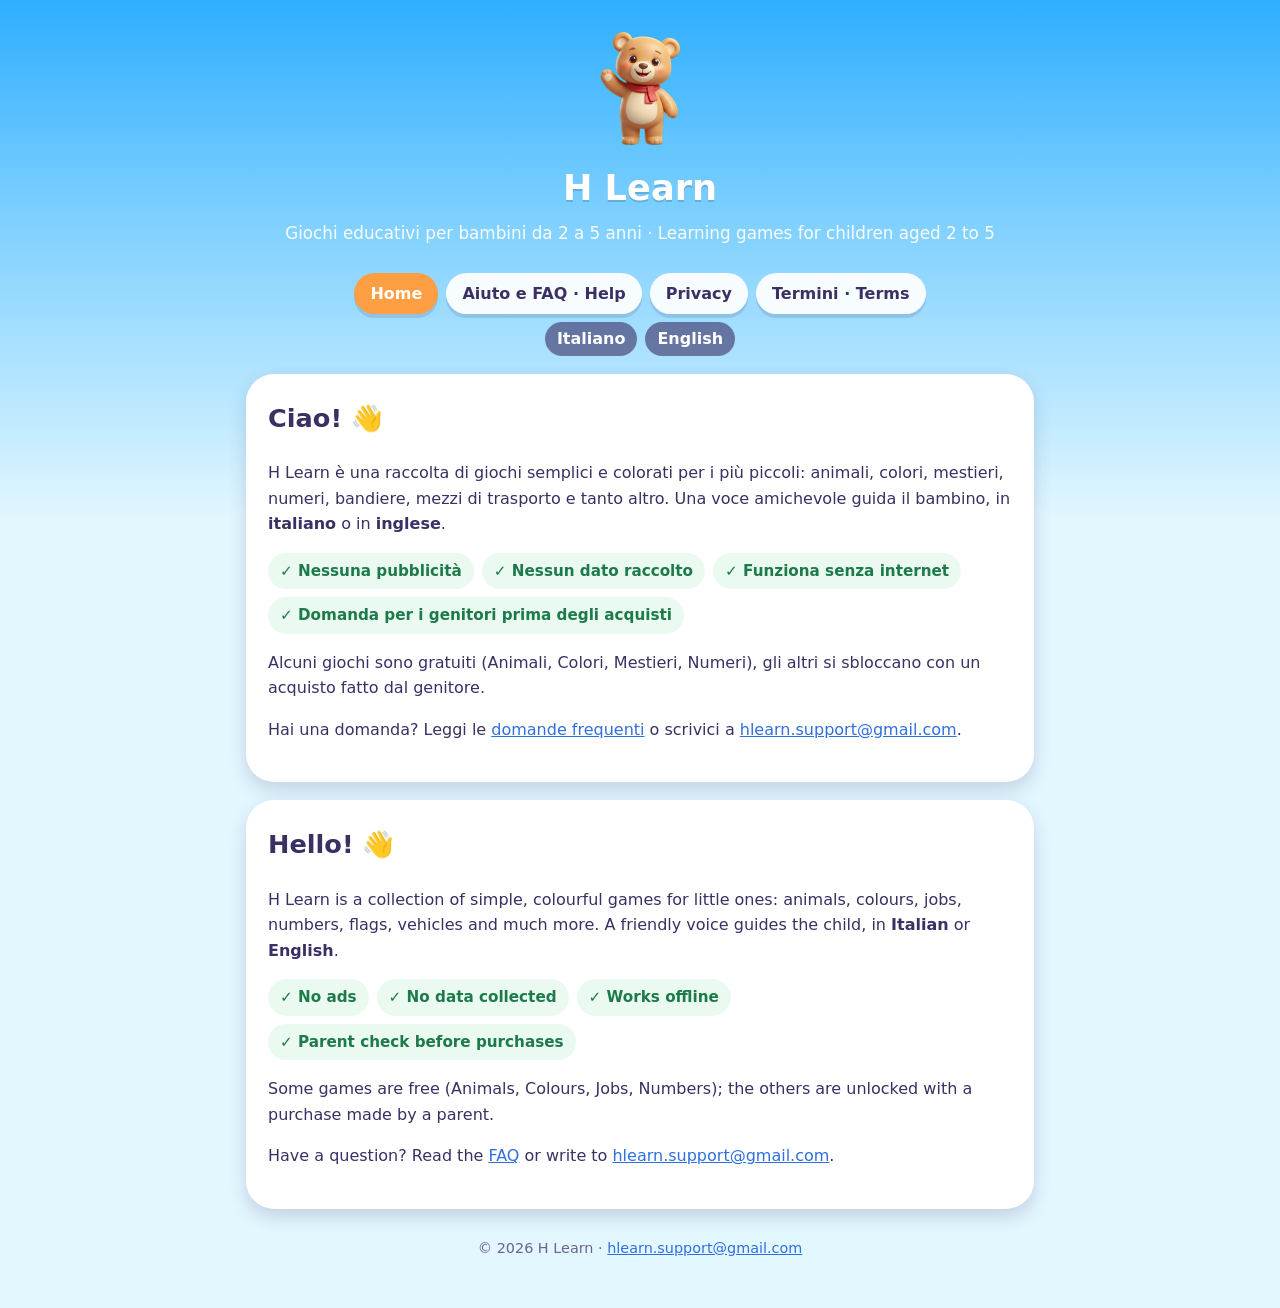
<file: index.html>
<!doctype html>
<html lang="it">
<head>
  <meta charset="utf-8">
  <meta name="viewport" content="width=device-width, initial-scale=1">
  <title>H Learn</title>
  <meta name="description" content="H Learn: giochi educativi per bambini da 2 a 5 anni, in italiano e inglese. Senza pubblicità, senza raccolta di dati.">
  <link rel="stylesheet" href="style.css">
</head>
<body>
  <div class="wrap">
    <header>
      <img src="images/mascot.png" alt="">
      <h1>H Learn</h1>
      <p>Giochi educativi per bambini da 2 a 5 anni · Learning games for children aged 2 to 5</p>
    </header>
    <nav>
      <a href="index.html" aria-current="page">Home</a>
      <a href="support.html">Aiuto e FAQ · Help</a>
      <a href="privacy.html">Privacy</a>
      <a href="terms.html">Termini · Terms</a>
    </nav>
    <div class="lang"><a href="#it">Italiano</a><a href="#en">English</a></div>

    <section class="card" id="it" lang="it">
      <h2>Ciao! 👋</h2>
      <p>H Learn è una raccolta di giochi semplici e colorati per i più piccoli: animali, colori, mestieri, numeri, bandiere, mezzi di trasporto e tanto altro. Una voce amichevole guida il bambino, in <strong>italiano</strong> o in <strong>inglese</strong>.</p>
      <ul class="badges">
        <li>✓ Nessuna pubblicità</li>
        <li>✓ Nessun dato raccolto</li>
        <li>✓ Funziona senza internet</li>
        <li>✓ Domanda per i genitori prima degli acquisti</li>
      </ul>
      <p>Alcuni giochi sono gratuiti (Animali, Colori, Mestieri, Numeri), gli altri si sbloccano con un acquisto fatto dal genitore.</p>
      <p>Hai una domanda? Leggi le <a href="support.html#it">domande frequenti</a> o scrivici a <a href="mailto:hlearn.support@gmail.com">hlearn.support@gmail.com</a>.</p>
    </section>

    <section class="card" id="en" lang="en">
      <h2>Hello! 👋</h2>
      <p>H Learn is a collection of simple, colourful games for little ones: animals, colours, jobs, numbers, flags, vehicles and much more. A friendly voice guides the child, in <strong>Italian</strong> or <strong>English</strong>.</p>
      <ul class="badges">
        <li>✓ No ads</li>
        <li>✓ No data collected</li>
        <li>✓ Works offline</li>
        <li>✓ Parent check before purchases</li>
      </ul>
      <p>Some games are free (Animals, Colours, Jobs, Numbers); the others are unlocked with a purchase made by a parent.</p>
      <p>Have a question? Read the <a href="support.html#en">FAQ</a> or write to <a href="mailto:hlearn.support@gmail.com">hlearn.support@gmail.com</a>.</p>
    </section>

    <footer>© 2026 H Learn · <a href="mailto:hlearn.support@gmail.com">hlearn.support@gmail.com</a></footer>
  </div>
</body>
</html>
</file>
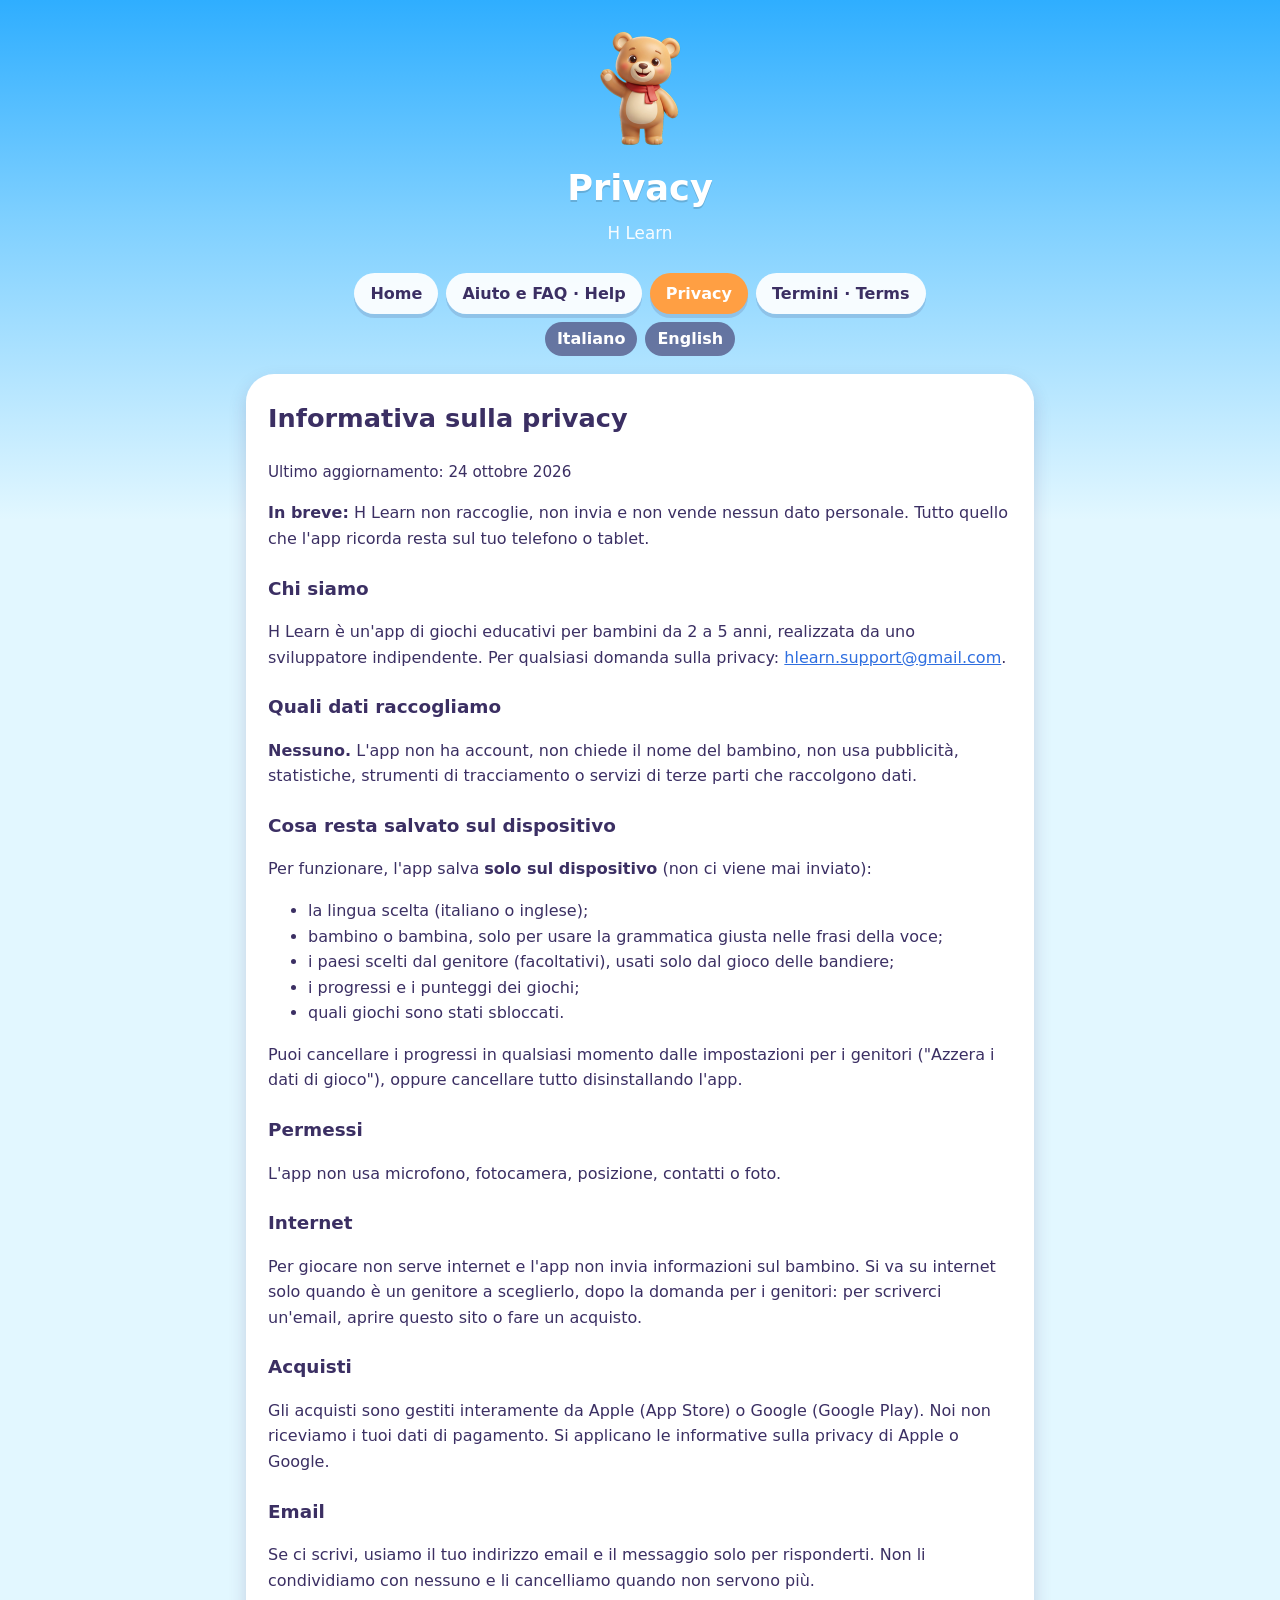
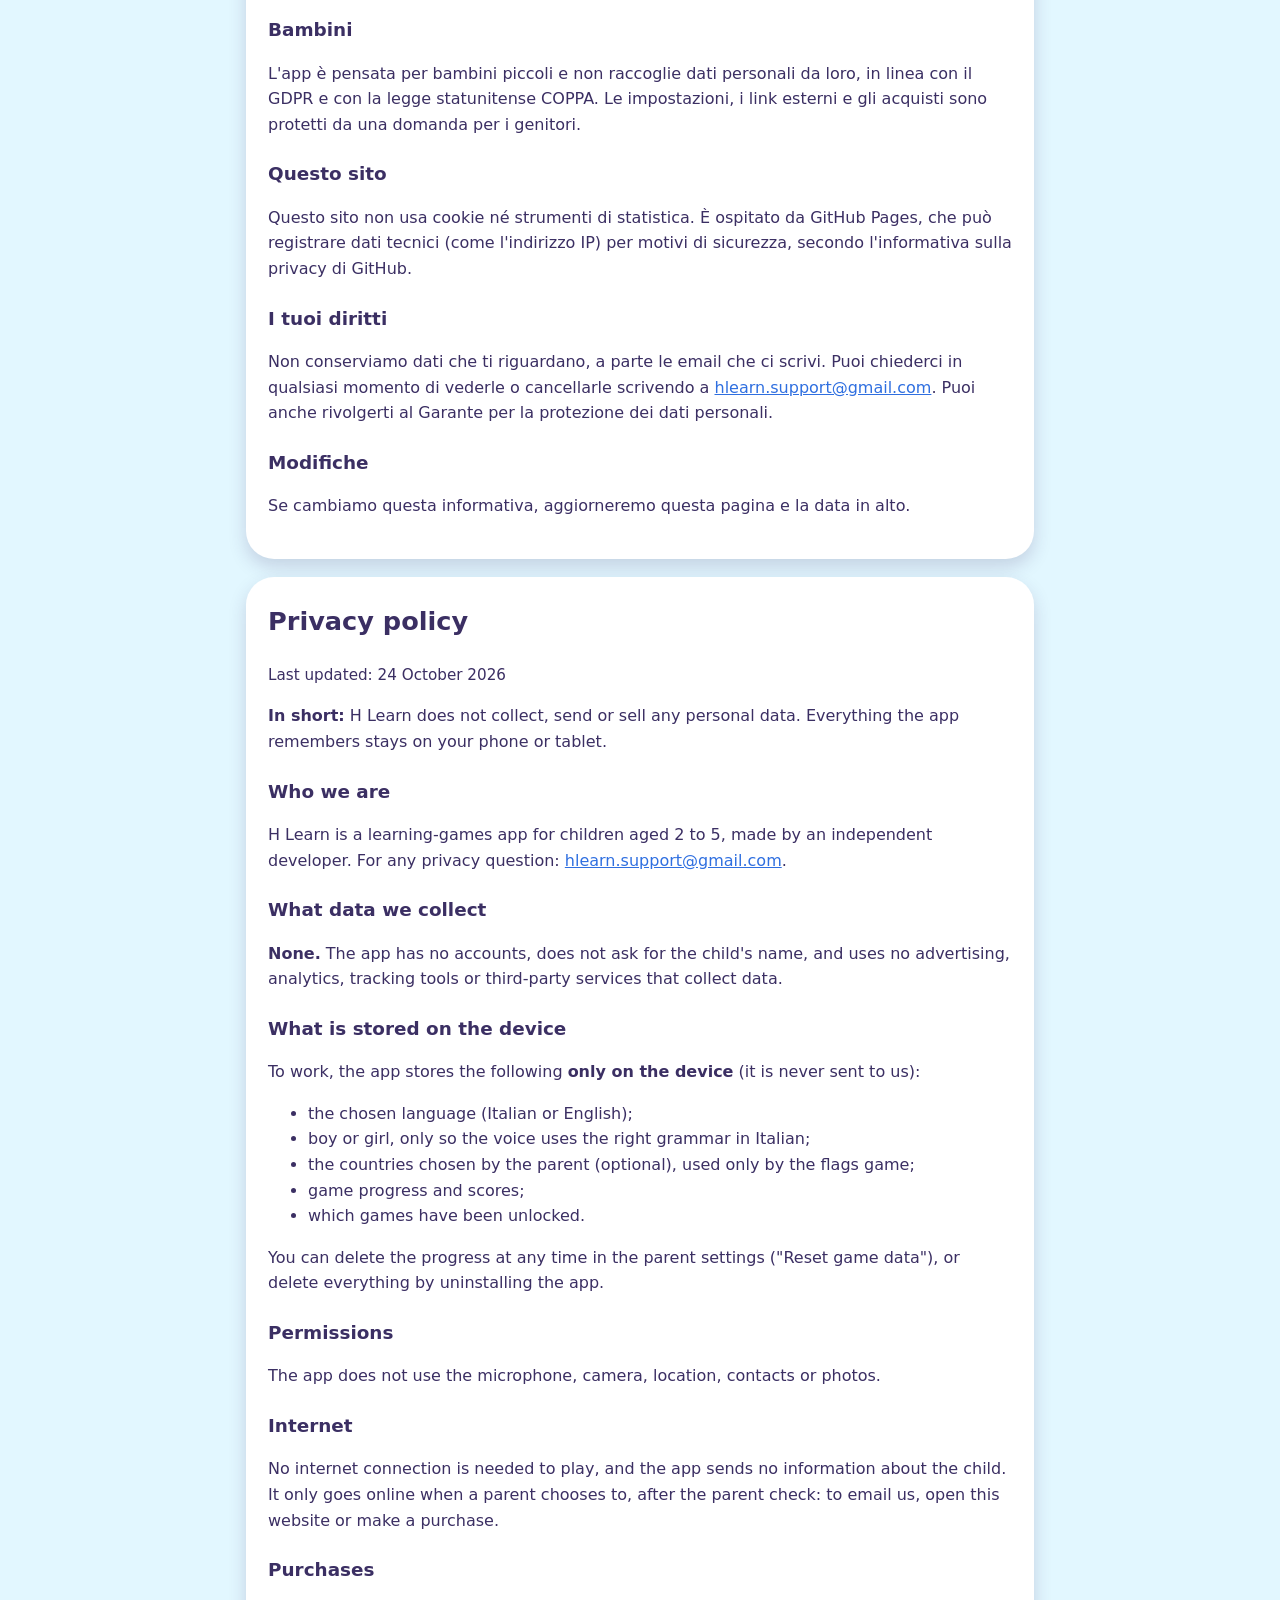
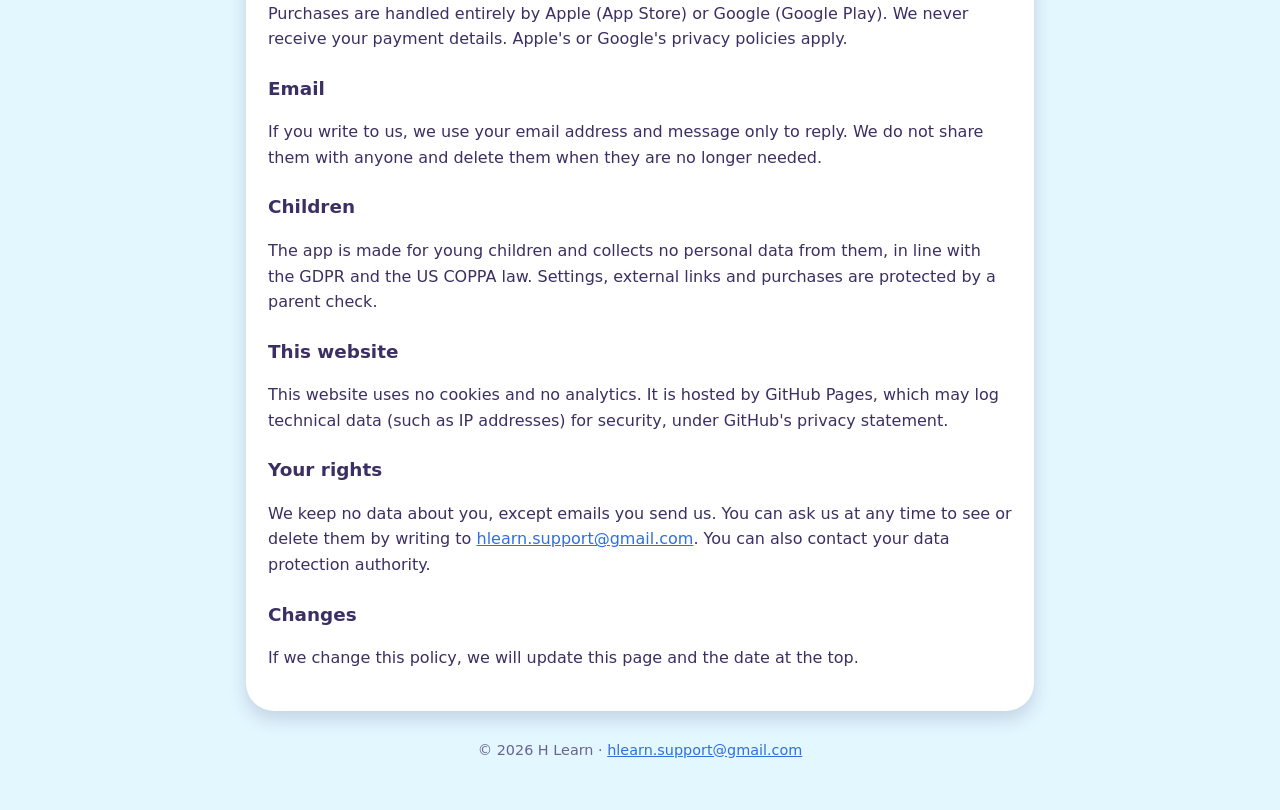
<file: privacy.html>
<!doctype html>
<html lang="it">
<head>
  <meta charset="utf-8">
  <meta name="viewport" content="width=device-width, initial-scale=1">
  <title>H Learn Privacy</title>
  <meta name="description" content="Informativa sulla privacy di H Learn. Privacy policy of H Learn.">
  <link rel="stylesheet" href="style.css">
</head>
<body>
  <div class="wrap">
    <header>
      <img src="images/mascot.png" alt="">
      <h1>Privacy</h1>
      <p>H Learn</p>
    </header>
    <nav>
      <a href="index.html">Home</a>
      <a href="support.html">Aiuto e FAQ · Help</a>
      <a href="privacy.html" aria-current="page">Privacy</a>
      <a href="terms.html">Termini · Terms</a>
    </nav>
    <div class="lang"><a href="#it">Italiano</a><a href="#en">English</a></div>

    <section class="card" id="it" lang="it">
      <h2>Informativa sulla privacy</h2>
      <p class="muted">Ultimo aggiornamento: 24 ottobre 2026</p>
      <p><strong>In breve:</strong> H Learn non raccoglie, non invia e non vende nessun dato personale. Tutto quello che l'app ricorda resta sul tuo telefono o tablet.</p>

      <h3>Chi siamo</h3>
      <p>H Learn è un'app di giochi educativi per bambini da 2 a 5 anni, realizzata da uno sviluppatore indipendente. Per qualsiasi domanda sulla privacy: <a href="mailto:hlearn.support@gmail.com">hlearn.support@gmail.com</a>.</p>

      <h3>Quali dati raccogliamo</h3>
      <p><strong>Nessuno.</strong> L'app non ha account, non chiede il nome del bambino, non usa pubblicità, statistiche, strumenti di tracciamento o servizi di terze parti che raccolgono dati.</p>

      <h3>Cosa resta salvato sul dispositivo</h3>
      <p>Per funzionare, l'app salva <strong>solo sul dispositivo</strong> (non ci viene mai inviato):</p>
      <ul>
        <li>la lingua scelta (italiano o inglese);</li>
        <li>bambino o bambina, solo per usare la grammatica giusta nelle frasi della voce;</li>
        <li>i paesi scelti dal genitore (facoltativi), usati solo dal gioco delle bandiere;</li>
        <li>i progressi e i punteggi dei giochi;</li>
        <li>quali giochi sono stati sbloccati.</li>
      </ul>
      <p>Puoi cancellare i progressi in qualsiasi momento dalle impostazioni per i genitori ("Azzera i dati di gioco"), oppure cancellare tutto disinstallando l'app.</p>

      <h3>Permessi</h3>
      <p>L'app non usa microfono, fotocamera, posizione, contatti o foto.</p>

      <h3>Internet</h3>
      <p>Per giocare non serve internet e l'app non invia informazioni sul bambino. Si va su internet solo quando è un genitore a sceglierlo, dopo la domanda per i genitori: per scriverci un'email, aprire questo sito o fare un acquisto.</p>

      <h3>Acquisti</h3>
      <p>Gli acquisti sono gestiti interamente da Apple (App Store) o Google (Google Play). Noi non riceviamo i tuoi dati di pagamento. Si applicano le informative sulla privacy di Apple o Google.</p>

      <h3>Email</h3>
      <p>Se ci scrivi, usiamo il tuo indirizzo email e il messaggio solo per risponderti. Non li condividiamo con nessuno e li cancelliamo quando non servono più.</p>

      <h3>Bambini</h3>
      <p>L'app è pensata per bambini piccoli e non raccoglie dati personali da loro, in linea con il GDPR e con la legge statunitense COPPA. Le impostazioni, i link esterni e gli acquisti sono protetti da una domanda per i genitori.</p>

      <h3>Questo sito</h3>
      <p>Questo sito non usa cookie né strumenti di statistica. È ospitato da GitHub Pages, che può registrare dati tecnici (come l'indirizzo IP) per motivi di sicurezza, secondo l'informativa sulla privacy di GitHub.</p>

      <h3>I tuoi diritti</h3>
      <p>Non conserviamo dati che ti riguardano, a parte le email che ci scrivi. Puoi chiederci in qualsiasi momento di vederle o cancellarle scrivendo a <a href="mailto:hlearn.support@gmail.com">hlearn.support@gmail.com</a>. Puoi anche rivolgerti al Garante per la protezione dei dati personali.</p>

      <h3>Modifiche</h3>
      <p>Se cambiamo questa informativa, aggiorneremo questa pagina e la data in alto.</p>
    </section>

    <section class="card" id="en" lang="en">
      <h2>Privacy policy</h2>
      <p class="muted">Last updated: 24 October 2026</p>
      <p><strong>In short:</strong> H Learn does not collect, send or sell any personal data. Everything the app remembers stays on your phone or tablet.</p>

      <h3>Who we are</h3>
      <p>H Learn is a learning-games app for children aged 2 to 5, made by an independent developer. For any privacy question: <a href="mailto:hlearn.support@gmail.com">hlearn.support@gmail.com</a>.</p>

      <h3>What data we collect</h3>
      <p><strong>None.</strong> The app has no accounts, does not ask for the child's name, and uses no advertising, analytics, tracking tools or third-party services that collect data.</p>

      <h3>What is stored on the device</h3>
      <p>To work, the app stores the following <strong>only on the device</strong> (it is never sent to us):</p>
      <ul>
        <li>the chosen language (Italian or English);</li>
        <li>boy or girl, only so the voice uses the right grammar in Italian;</li>
        <li>the countries chosen by the parent (optional), used only by the flags game;</li>
        <li>game progress and scores;</li>
        <li>which games have been unlocked.</li>
      </ul>
      <p>You can delete the progress at any time in the parent settings ("Reset game data"), or delete everything by uninstalling the app.</p>

      <h3>Permissions</h3>
      <p>The app does not use the microphone, camera, location, contacts or photos.</p>

      <h3>Internet</h3>
      <p>No internet connection is needed to play, and the app sends no information about the child. It only goes online when a parent chooses to, after the parent check: to email us, open this website or make a purchase.</p>

      <h3>Purchases</h3>
      <p>Purchases are handled entirely by Apple (App Store) or Google (Google Play). We never receive your payment details. Apple's or Google's privacy policies apply.</p>

      <h3>Email</h3>
      <p>If you write to us, we use your email address and message only to reply. We do not share them with anyone and delete them when they are no longer needed.</p>

      <h3>Children</h3>
      <p>The app is made for young children and collects no personal data from them, in line with the GDPR and the US COPPA law. Settings, external links and purchases are protected by a parent check.</p>

      <h3>This website</h3>
      <p>This website uses no cookies and no analytics. It is hosted by GitHub Pages, which may log technical data (such as IP addresses) for security, under GitHub's privacy statement.</p>

      <h3>Your rights</h3>
      <p>We keep no data about you, except emails you send us. You can ask us at any time to see or delete them by writing to <a href="mailto:hlearn.support@gmail.com">hlearn.support@gmail.com</a>. You can also contact your data protection authority.</p>

      <h3>Changes</h3>
      <p>If we change this policy, we will update this page and the date at the top.</p>
    </section>

    <footer>© 2026 H Learn · <a href="mailto:hlearn.support@gmail.com">hlearn.support@gmail.com</a></footer>
  </div>
</body>
</html>
</file>
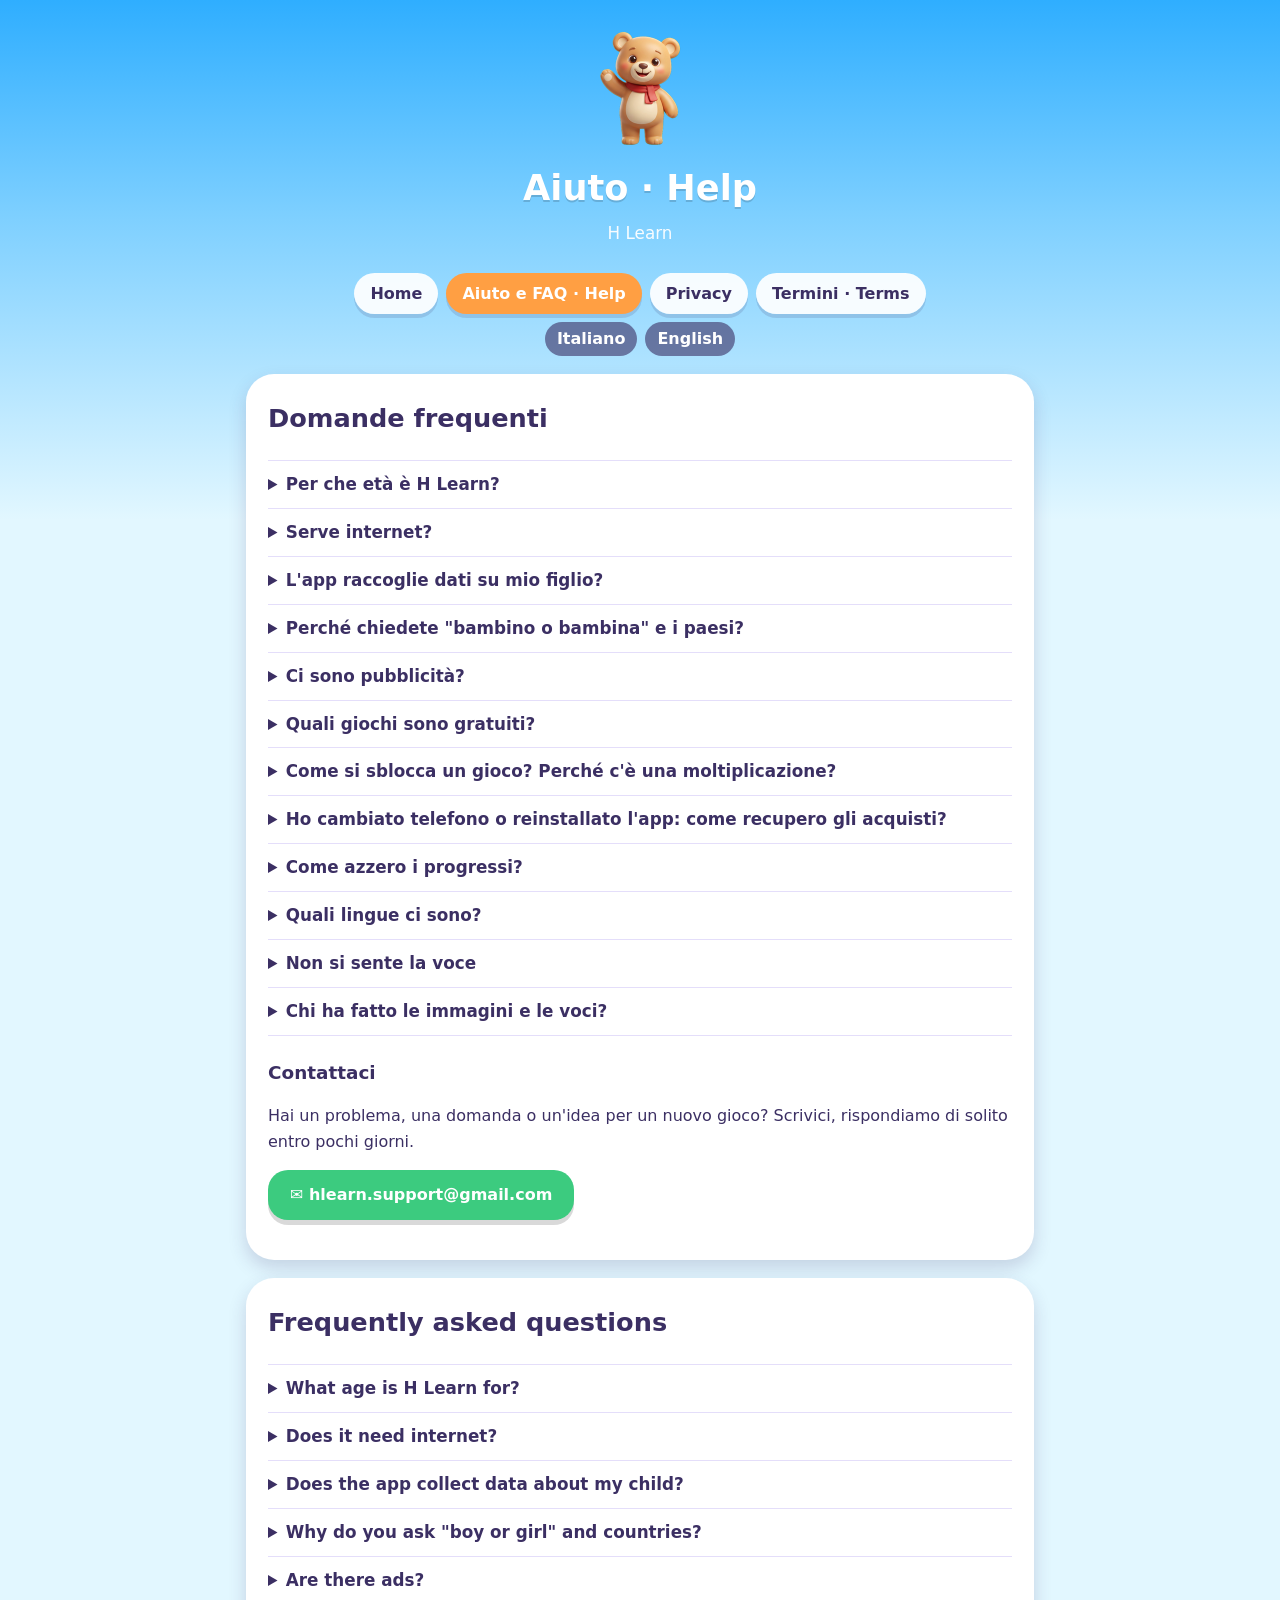
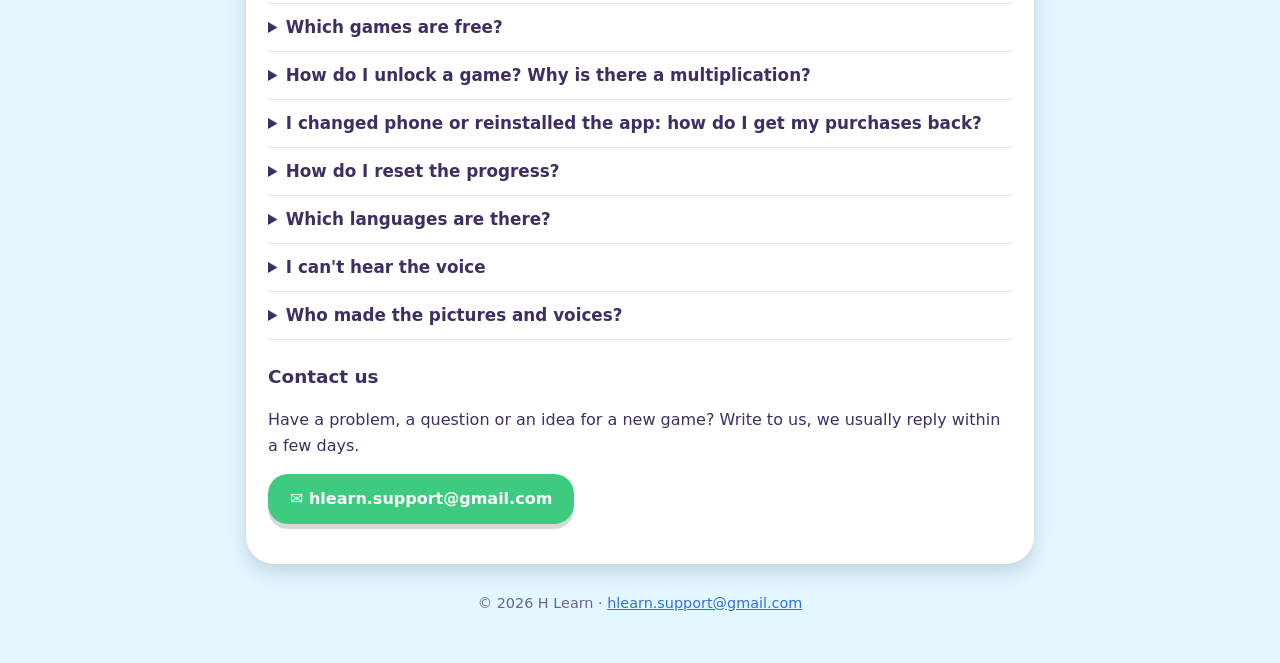
<file: support.html>
<!doctype html>
<html lang="it">
<head>
  <meta charset="utf-8">
  <meta name="viewport" content="width=device-width, initial-scale=1">
  <title>H Learn Help</title>
  <meta name="description" content="Aiuto e domande frequenti su H Learn. Help and FAQ for H Learn.">
  <link rel="stylesheet" href="style.css">
</head>
<body>
  <div class="wrap">
    <header>
      <img src="images/mascot.png" alt="">
      <h1>Aiuto · Help</h1>
      <p>H Learn</p>
    </header>
    <nav>
      <a href="index.html">Home</a>
      <a href="support.html" aria-current="page">Aiuto e FAQ · Help</a>
      <a href="privacy.html">Privacy</a>
      <a href="terms.html">Termini · Terms</a>
    </nav>
    <div class="lang"><a href="#it">Italiano</a><a href="#en">English</a></div>

    <section class="card" id="it" lang="it">
      <h2>Domande frequenti</h2>

      <details><summary>Per che età è H Learn?</summary>
        <p>Per bambini da 2 a 5 anni. I giochi usano immagini grandi, poche scelte alla volta e una voce che guida il bambino.</p></details>

      <details><summary>Serve internet?</summary>
        <p>No. Dopo l'installazione tutti i giochi funzionano anche senza connessione, per esempio in auto o in aereo.</p></details>

      <details><summary>L'app raccoglie dati su mio figlio?</summary>
        <p>No. Non ci sono account, pubblicità o statistiche e non chiediamo il nome del bambino. Quello che l'app ricorda resta solo sul dispositivo. Leggi la <a href="privacy.html#it">privacy</a>.</p></details>

      <details><summary>Perché chiedete "bambino o bambina" e i paesi?</summary>
        <p>"Bambino o bambina" serve solo per la grammatica italiana della voce ("Bravo!" o "Brava!"). I paesi (facoltativi) servono al gioco delle bandiere, per mostrare prima le bandiere più vicine alla vostra famiglia. Tutto resta sul dispositivo.</p></details>

      <details><summary>Ci sono pubblicità?</summary>
        <p>No, mai.</p></details>

      <details><summary>Quali giochi sono gratuiti?</summary>
        <p>Animali, Colori, Mestieri e Numeri sono gratuiti. Gli altri giochi (con la corona dorata) si sbloccano con un acquisto.</p></details>

      <details><summary>Come si sblocca un gioco? Perché c'è una moltiplicazione?</summary>
        <p>Tocca un gioco con la corona. Prima di acquistare, l'app chiede di scrivere il risultato di una moltiplicazione: è una "domanda per i genitori", così i bambini non possono fare acquisti o uscire dall'app per sbaglio.</p></details>

      <details><summary>Ho cambiato telefono o reinstallato l'app: come recupero gli acquisti?</summary>
        <p>Usa lo stesso account Apple o Google con cui hai acquistato e tocca "Ripristina acquisti" nelle impostazioni per i genitori. Non devi pagare di nuovo.</p></details>

      <details><summary>Come azzero i progressi?</summary>
        <p>Tocca l'ingranaggio in alto a destra, rispondi alla domanda per i genitori e scegli "Azzera i dati di gioco". Gli acquisti non vengono cancellati.</p></details>

      <details><summary>Quali lingue ci sono?</summary>
        <p>Italiano e inglese. Puoi cambiare lingua quando vuoi nelle impostazioni per i genitori.</p></details>

      <details><summary>Non si sente la voce</summary>
        <p>Controlla il volume e, su iPhone, l'interruttore del silenzioso sul lato del telefono. Se il problema resta, chiudi e riapri l'app, poi scrivici.</p></details>

      <details><summary>Chi ha fatto le immagini e le voci?</summary>
        <p>Le immagini sono create per H Learn. Le voci sono voci sintetiche di Microsoft Azure con licenza. Alcuni versi degli animali sono registrazioni reali con licenza Creative Commons: i crediti sono nelle impostazioni per i genitori.</p></details>

      <h3>Contattaci</h3>
      <p>Hai un problema, una domanda o un'idea per un nuovo gioco? Scrivici, rispondiamo di solito entro pochi giorni.</p>
      <p><a class="email" href="mailto:hlearn.support@gmail.com">✉️ hlearn.support@gmail.com</a></p>
    </section>

    <section class="card" id="en" lang="en">
      <h2>Frequently asked questions</h2>

      <details><summary>What age is H Learn for?</summary>
        <p>For children aged 2 to 5. The games use big pictures, few choices at a time and a voice that guides the child.</p></details>

      <details><summary>Does it need internet?</summary>
        <p>No. After installing, all games work offline, for example in the car or on a plane.</p></details>

      <details><summary>Does the app collect data about my child?</summary>
        <p>No. There are no accounts, no ads and no analytics, and we never ask for the child's name. What the app remembers stays on the device only. Read the <a href="privacy.html#en">privacy policy</a>.</p></details>

      <details><summary>Why do you ask "boy or girl" and countries?</summary>
        <p>"Boy or girl" is only for Italian grammar in the voice ("Bravo!" or "Brava!"). The countries (optional) are for the flags game, to show the flags closest to your family first. Everything stays on the device.</p></details>

      <details><summary>Are there ads?</summary>
        <p>No, never.</p></details>

      <details><summary>Which games are free?</summary>
        <p>Animals, Colours, Jobs and Numbers are free. The other games (with the golden crown) are unlocked with a purchase.</p></details>

      <details><summary>How do I unlock a game? Why is there a multiplication?</summary>
        <p>Tap a game with a crown. Before buying, the app asks you to type the result of a multiplication: it is a "parent check", so children can't make purchases or leave the app by accident.</p></details>

      <details><summary>I changed phone or reinstalled the app: how do I get my purchases back?</summary>
        <p>Use the same Apple or Google account you bought with and tap "Restore purchases" in the parent settings. You don't pay again.</p></details>

      <details><summary>How do I reset the progress?</summary>
        <p>Tap the gear in the top right corner, answer the parent check and choose "Reset game data". Purchases are not deleted.</p></details>

      <details><summary>Which languages are there?</summary>
        <p>Italian and English. You can change the language at any time in the parent settings.</p></details>

      <details><summary>I can't hear the voice</summary>
        <p>Check the volume and, on iPhone, the silent switch on the side of the phone. If it still doesn't work, close and reopen the app, then write to us.</p></details>

      <details><summary>Who made the pictures and voices?</summary>
        <p>The pictures were created for H Learn. The voices are licensed synthetic voices from Microsoft Azure. Some animal sounds are real recordings under Creative Commons licences: the credits are in the parent settings.</p></details>

      <h3>Contact us</h3>
      <p>Have a problem, a question or an idea for a new game? Write to us, we usually reply within a few days.</p>
      <p><a class="email" href="mailto:hlearn.support@gmail.com">✉️ hlearn.support@gmail.com</a></p>
    </section>

    <footer>© 2026 H Learn · <a href="mailto:hlearn.support@gmail.com">hlearn.support@gmail.com</a></footer>
  </div>
</body>
</html>
</file>
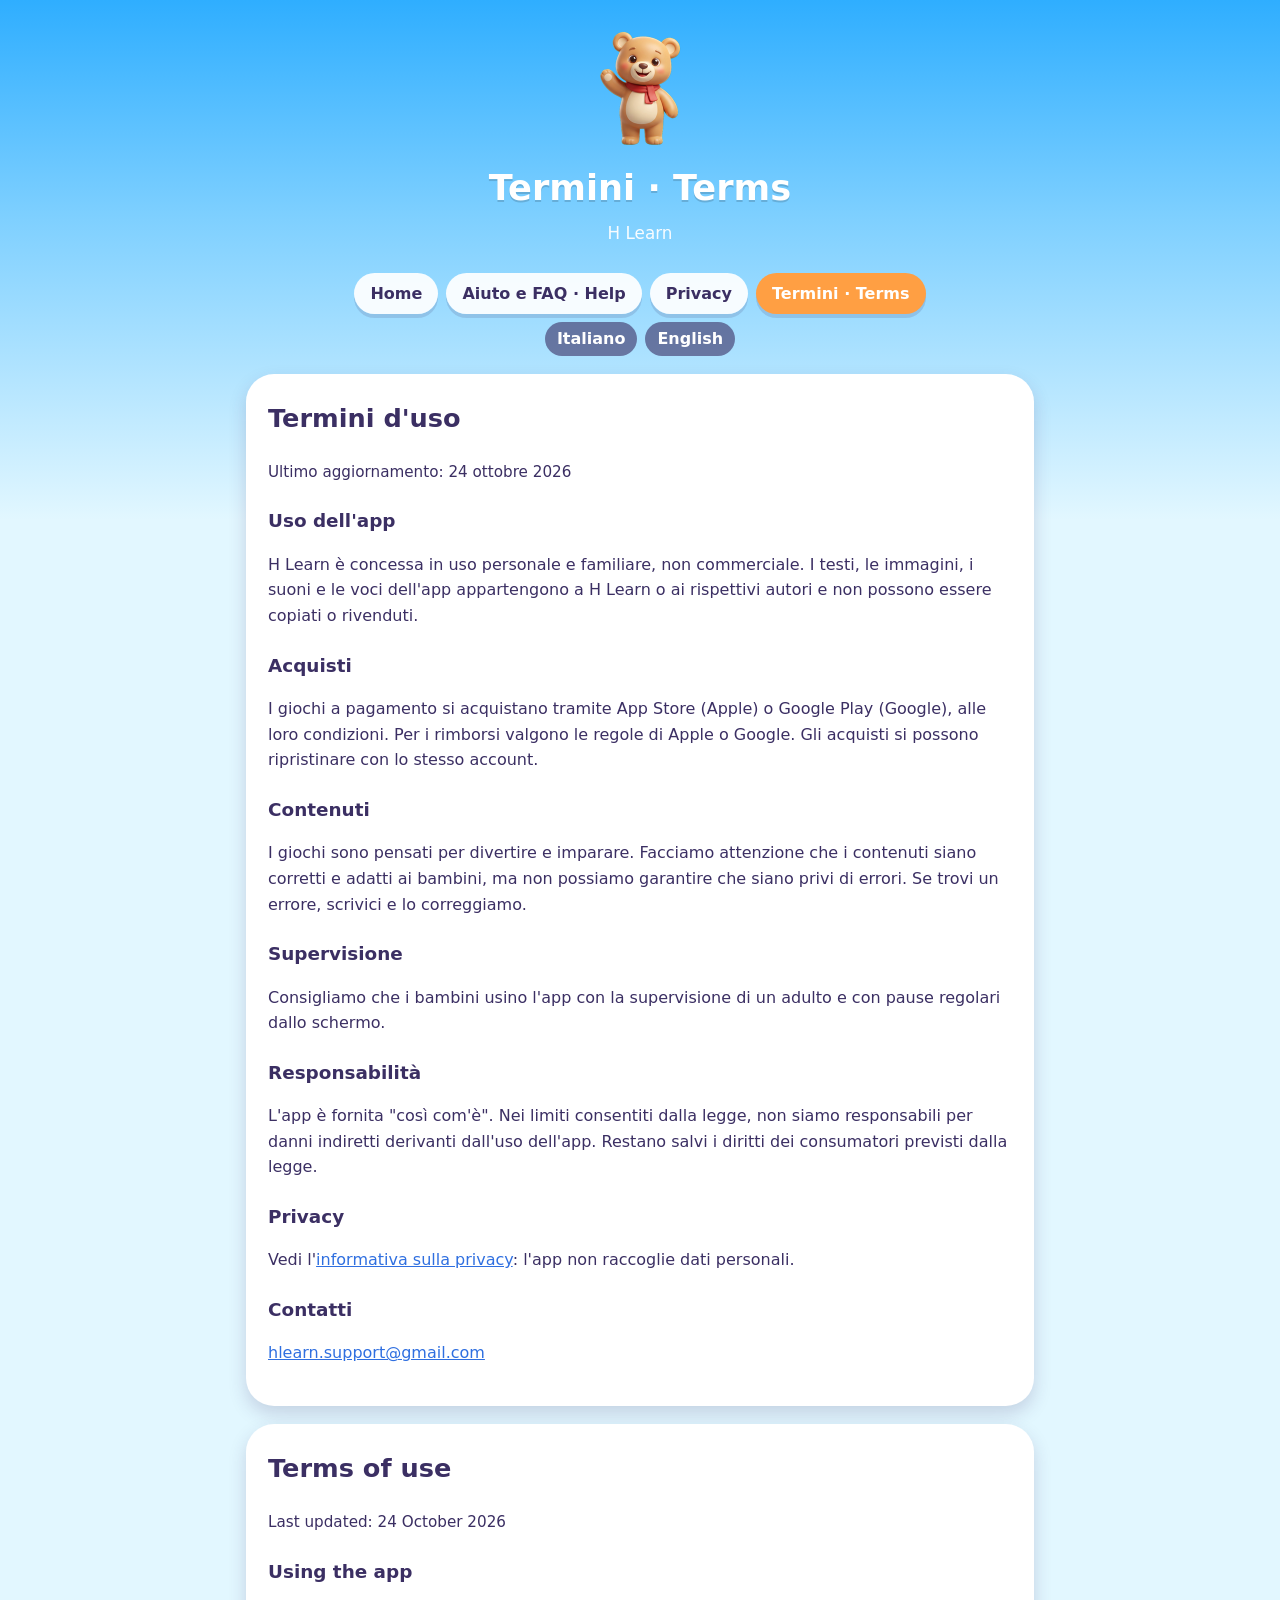
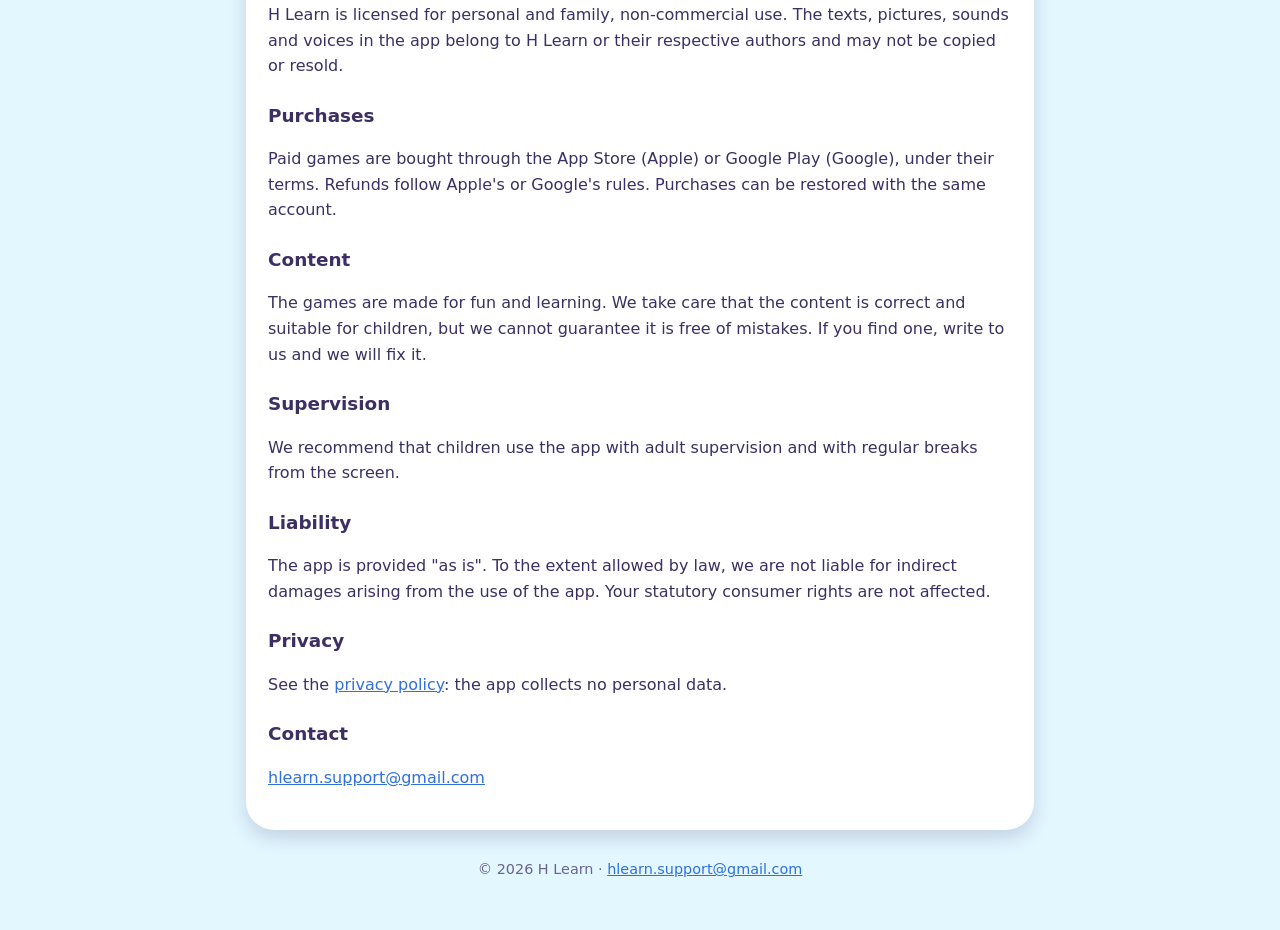
<file: terms.html>
<!doctype html>
<html lang="it">
<head>
  <meta charset="utf-8">
  <meta name="viewport" content="width=device-width, initial-scale=1">
  <title>H Learn Terms</title>
  <meta name="description" content="Termini d'uso di H Learn. Terms of use of H Learn.">
  <link rel="stylesheet" href="style.css">
</head>
<body>
  <div class="wrap">
    <header>
      <img src="images/mascot.png" alt="">
      <h1>Termini · Terms</h1>
      <p>H Learn</p>
    </header>
    <nav>
      <a href="index.html">Home</a>
      <a href="support.html">Aiuto e FAQ · Help</a>
      <a href="privacy.html">Privacy</a>
      <a href="terms.html" aria-current="page">Termini · Terms</a>
    </nav>
    <div class="lang"><a href="#it">Italiano</a><a href="#en">English</a></div>

    <section class="card" id="it" lang="it">
      <h2>Termini d'uso</h2>
      <p class="muted">Ultimo aggiornamento: 24 ottobre 2026</p>
      <h3>Uso dell'app</h3>
      <p>H Learn è concessa in uso personale e familiare, non commerciale. I testi, le immagini, i suoni e le voci dell'app appartengono a H Learn o ai rispettivi autori e non possono essere copiati o rivenduti.</p>
      <h3>Acquisti</h3>
      <p>I giochi a pagamento si acquistano tramite App Store (Apple) o Google Play (Google), alle loro condizioni. Per i rimborsi valgono le regole di Apple o Google. Gli acquisti si possono ripristinare con lo stesso account.</p>
      <h3>Contenuti</h3>
      <p>I giochi sono pensati per divertire e imparare. Facciamo attenzione che i contenuti siano corretti e adatti ai bambini, ma non possiamo garantire che siano privi di errori. Se trovi un errore, scrivici e lo correggiamo.</p>
      <h3>Supervisione</h3>
      <p>Consigliamo che i bambini usino l'app con la supervisione di un adulto e con pause regolari dallo schermo.</p>
      <h3>Responsabilità</h3>
      <p>L'app è fornita "così com'è". Nei limiti consentiti dalla legge, non siamo responsabili per danni indiretti derivanti dall'uso dell'app. Restano salvi i diritti dei consumatori previsti dalla legge.</p>
      <h3>Privacy</h3>
      <p>Vedi l'<a href="privacy.html#it">informativa sulla privacy</a>: l'app non raccoglie dati personali.</p>
      <h3>Contatti</h3>
      <p><a href="mailto:hlearn.support@gmail.com">hlearn.support@gmail.com</a></p>
    </section>

    <section class="card" id="en" lang="en">
      <h2>Terms of use</h2>
      <p class="muted">Last updated: 24 October 2026</p>
      <h3>Using the app</h3>
      <p>H Learn is licensed for personal and family, non-commercial use. The texts, pictures, sounds and voices in the app belong to H Learn or their respective authors and may not be copied or resold.</p>
      <h3>Purchases</h3>
      <p>Paid games are bought through the App Store (Apple) or Google Play (Google), under their terms. Refunds follow Apple's or Google's rules. Purchases can be restored with the same account.</p>
      <h3>Content</h3>
      <p>The games are made for fun and learning. We take care that the content is correct and suitable for children, but we cannot guarantee it is free of mistakes. If you find one, write to us and we will fix it.</p>
      <h3>Supervision</h3>
      <p>We recommend that children use the app with adult supervision and with regular breaks from the screen.</p>
      <h3>Liability</h3>
      <p>The app is provided "as is". To the extent allowed by law, we are not liable for indirect damages arising from the use of the app. Your statutory consumer rights are not affected.</p>
      <h3>Privacy</h3>
      <p>See the <a href="privacy.html#en">privacy policy</a>: the app collects no personal data.</p>
      <h3>Contact</h3>
      <p><a href="mailto:hlearn.support@gmail.com">hlearn.support@gmail.com</a></p>
    </section>

    <footer>© 2026 H Learn · <a href="mailto:hlearn.support@gmail.com">hlearn.support@gmail.com</a></footer>
  </div>
</body>
</html>
</file>
<file: style.css>
/* H Learn website: privacy policy, support/FAQ and terms. No external fonts, scripts or trackers. */
:root {
  --sky-top: #2faeff;
  --sky-bottom: #e2f7ff;
  --text: #3b2f63;
  --soft: #6b6390;
  --card: #ffffff;
  --accent: #ff9f43;
  --green: #3ccb7f;
  --line: #e4defa;
  --bg: linear-gradient(180deg, var(--sky-top) 0%, #7fd0ff 220px, var(--sky-bottom) 520px);
}
@media (prefers-color-scheme: dark) {
  :root {
    --text: #f1edff;
    --soft: #c9c1ea;
    --card: #2a2440;
    --line: #463d68;
    --bg: linear-gradient(180deg, #123a5c 0%, #1b2a44 300px, #17142a 600px);
  }
}
* { box-sizing: border-box; }
html { -webkit-text-size-adjust: 100%; }
body {
  margin: 0;
  font-family: "Nunito", "Segoe UI Rounded", "SF Pro Rounded", ui-rounded, "Segoe UI", system-ui, -apple-system, Roboto, sans-serif;
  color: var(--text);
  background: var(--bg);
  background-color: var(--sky-bottom);
  min-height: 100vh;
  line-height: 1.6;
}
@media (prefers-color-scheme: dark) { body { background-color: #17142a; } }
a { color: #2f6fe0; }
@media (prefers-color-scheme: dark) { a { color: #8fb8ff; } }
.wrap { max-width: 820px; margin: 0 auto; padding: 0 16px 48px; }
header { text-align: center; padding: 28px 0 8px; color: #fff; }
header img { width: 120px; height: 120px; object-fit: contain; }
header h1 { margin: 4px 0 0; font-size: 2.2rem; text-shadow: 0 2px 0 rgba(0, 0, 0, 0.15); }
header p { margin: 4px 0 0; font-size: 1.05rem; opacity: 0.95; }
nav { display: flex; flex-wrap: wrap; gap: 8px; justify-content: center; margin: 18px 0 8px; }
nav a {
  background: rgba(255, 255, 255, 0.92);
  color: #3b2f63;
  text-decoration: none;
  font-weight: 700;
  padding: 8px 16px;
  border-radius: 999px;
  box-shadow: 0 4px 0 rgba(59, 47, 99, 0.15);
}
nav a[aria-current="page"] { background: var(--accent); color: #fff; }
.lang { display: flex; gap: 8px; justify-content: center; margin: 6px 0 18px; }
.lang a { color: #fff; font-weight: 700; text-decoration: none; padding: 4px 12px; border-radius: 999px; background: rgba(59, 47, 99, 0.6); }
.card {
  background: var(--card);
  border-radius: 28px;
  padding: 24px 22px;
  margin: 18px 0;
  box-shadow: 0 8px 18px rgba(59, 47, 99, 0.18);
  overflow-wrap: anywhere;
}
.card h2 { margin-top: 0; font-size: 1.6rem; }
.card h3 { margin: 22px 0 4px; font-size: 1.15rem; }
.card p, .card li { color: var(--text); }
.muted { color: var(--soft); font-size: 0.95rem; }
.badges { display: flex; flex-wrap: wrap; gap: 8px; margin: 12px 0; padding: 0; list-style: none; }
.badges li { background: #eafaf1; color: #1d7a4b; border-radius: 999px; padding: 6px 12px; font-weight: 700; font-size: 0.95rem; }
@media (prefers-color-scheme: dark) { .badges li { background: #173b2a; color: #8de0b4; } }
details { border-top: 1px solid var(--line); padding: 10px 0; }
details:last-of-type { border-bottom: 1px solid var(--line); }
summary { cursor: pointer; font-weight: 700; font-size: 1.05rem; }
details p { margin: 8px 0 4px; }
.email {
  display: inline-block;
  background: var(--green);
  color: #fff;
  font-weight: 800;
  text-decoration: none;
  padding: 12px 22px;
  border-radius: 20px;
  box-shadow: 0 5px 0 rgba(0, 0, 0, 0.15);
}
footer { text-align: center; color: var(--soft); font-size: 0.9rem; margin-top: 28px; }
@media (max-width: 480px) {
  header h1 { font-size: 1.8rem; }
  .card { padding: 20px 16px; border-radius: 22px; }
}
</file>
